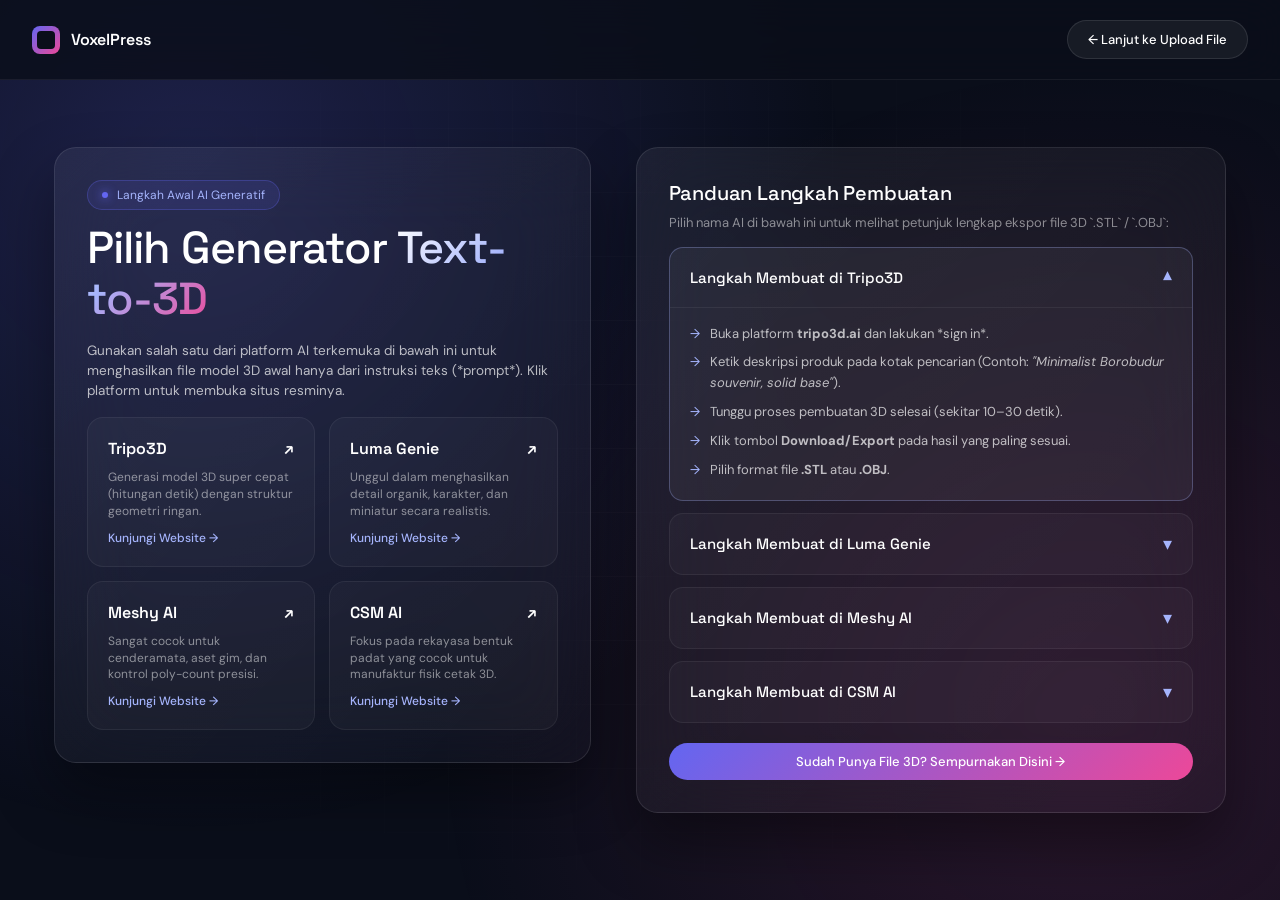
<file: instruksi.html>
<!DOCTYPE html>
<html lang="id">
<head>
<meta charset="UTF-8">
<meta name="viewport" content="width=device-width, initial-scale=1.0">
<title>Panduan Text-to-3D AI - VoxelPress</title>
<link rel="preconnect" href="https://fonts.googleapis.com">
<link rel="preconnect" href="https://fonts.gstatic.com" crossorigin>
<link href="https://fonts.googleapis.com/css2?family=Space+Grotesk:wght@300;400;500;600;700&family=DM+Sans:wght@300;400;500;600;700&family=JetBrains+Mono:wght@400;500;700&display=swap" rel="stylesheet">
<link rel="stylesheet" href="app.css">
<link rel="icon" href="logov.png">
</head>
<body>

  <!-- Persistent Header -->
  <header class="header">
    <a href="index.html" class="brand">
      <span class="logo"></span> VoxelPress
    </a>
    <a href="sempurna.html" class="back-btn">&larr; Lanjut ke Upload File</a>
  </header>

  <!-- Main Section Grid (2 Columns) -->
  <main class="main-wrapper">
    <div class="guide-grid">
      
      <!-- Kolom 1: Pilihan AI Generatif -->
      <div class="glass-card">
        <div class="eyebrow"><span class="dt"></span>Langkah Awal AI Generatif</div>
        <h1 class="h-display">Pilih Generator <span class="grd">Text-to-3D</span></h1>
        <p style="font-family:var(--font-body);font-size:13.5px;color:var(--ink-2);line-height:1.5;">
          Gunakan salah satu dari platform AI terkemuka di bawah ini untuk menghasilkan file model 3D awal hanya dari instruksi teks (*prompt*). Klik platform untuk membuka situs resminya.
        </p>

        <div class="ai-list">
          <!-- Tripo3D -->
          <a href="https://www.tripo3d.ai/" target="_blank" rel="noopener" class="ai-card">
            <div class="ai-name">Tripo3D <span>&nearr;</span></div>
            <div class="ai-desc">Generasi model 3D super cepat (hitungan detik) dengan struktur geometri ringan.</div>
            <div class="ai-link">Kunjungi Website &rarr;</div>
          </a>

          <!-- Luma AI Genie -->
          <a href="https://lumalabs.ai/genie" target="_blank" rel="noopener" class="ai-card">
            <div class="ai-name">Luma Genie <span>&nearr;</span></div>
            <div class="ai-desc">Unggul dalam menghasilkan detail organik, karakter, dan miniatur secara realistis.</div>
            <div class="ai-link">Kunjungi Website &rarr;</div>
          </a>

          <!-- Meshy AI -->
          <a href="https://www.meshy.ai/" target="_blank" rel="noopener" class="ai-card">
            <div class="ai-name">Meshy AI <span>&nearr;</span></div>
            <div class="ai-desc">Sangat cocok untuk cenderamata, aset gim, dan kontrol poly-count presisi.</div>
            <div class="ai-link">Kunjungi Website &rarr;</div>
          </a>

          <!-- CSM AI -->
          <a href="https://3d.csm.ai/" target="_blank" rel="noopener" class="ai-card">
            <div class="ai-name">CSM AI <span>&nearr;</span></div>
            <div class="ai-desc">Fokus pada rekayasa bentuk padat yang cocok untuk manufaktur fisik cetak 3D.</div>
            <div class="ai-link">Kunjungi Website &rarr;</div>
          </a>
        </div>
      </div>

      <!-- Kolom 2: Langkah-langkah Dropdown (Accordion) -->
      <div class="glass-card">
        <h3 style="font-size:20px;font-weight:500;letter-spacing:-.01em;margin-bottom:8px;">
          Panduan Langkah Pembuatan
        </h3>
        <p style="font-family:var(--font-body);font-size:13px;color:var(--ink-3);margin-bottom:16px;">
          Pilih nama AI di bawah ini untuk melihat petunjuk lengkap ekspor file 3D `.STL` / `.OBJ`:
        </p>

        <div class="accordion">
          
          <!-- Dropdown 1: Tripo3D -->
          <div class="acc-item open">
            <div class="acc-header" onclick="toggleAcc(this)">
              <span>Langkah Membuat di Tripo3D</span>
              <span class="acc-icon">&#9662;</span>
            </div>
            <div class="acc-content">
              <ul class="step-list">
                <li>Buka platform <strong>tripo3d.ai</strong> dan lakukan *sign in*.</li>
                <li>Ketik deskripsi produk pada kotak pencarian (Contoh: <em>"Minimalist Borobudur souvenir, solid base"</em>).</li>
                <li>Tunggu proses pembuatan 3D selesai (sekitar 10–30 detik).</li>
                <li>Klik tombol <strong>Download/Export</strong> pada hasil yang paling sesuai.</li>
                <li>Pilih format file <strong>.STL</strong> atau <strong>.OBJ</strong>.</li>
              </ul>
            </div>
          </div>

          <!-- Dropdown 2: Luma Genie -->
          <div class="acc-item">
            <div class="acc-header" onclick="toggleAcc(this)">
              <span>Langkah Membuat di Luma Genie</span>
              <span class="acc-icon">&#9662;</span>
            </div>
            <div class="acc-content">
              <ul class="step-list">
                <li>Buka situs <strong>lumalabs.ai/genie</strong>.</li>
                <li>Masukkan *prompt* bentuk cenderamata yang diinginkan pada kolom input.</li>
                <li>Pilih salah satu dari 4 variasi model 3D yang dihasilkan.</li>
                <li>Klik tombol <strong>Export 3D Model</strong>.</li>
                <li>Unduh berkas dalam format <strong>.OBJ</strong>.</li>
              </ul>
            </div>
          </div>

          <!-- Dropdown 3: Meshy AI -->
          <div class="acc-item">
            <div class="acc-header" onclick="toggleAcc(this)">
              <span>Langkah Membuat di Meshy AI</span>
              <span class="acc-icon">&#9662;</span>
            </div>
            <div class="acc-content">
              <ul class="step-list">
                <li>Akses dashboard di <strong>meshy.ai</strong> dan pilih menu <em>Text to 3D</em>.</li>
                <li>Masukkan *prompt* deskriptif dan pilih gaya visual (*Art Style*).</li>
                <li>Klik tombol <strong>Generate</strong> dan tunggu model 3D terbentuk.</li>
                <li>Pilih menu <strong>Download</strong> di pojok kanan atas.</li>
                <li>Pilih format **.STL** atau **.OBJ** dengan opsi kepadatan *mesh* tinggi.</li>
              </ul>
            </div>
          </div>

          <!-- Dropdown 4: CSM AI -->
          <div class="acc-item">
            <div class="acc-header" onclick="toggleAcc(this)">
              <span>Langkah Membuat di CSM AI</span>
              <span class="acc-icon">&#9662;</span>
            </div>
            <div class="acc-content">
              <ul class="step-list">
                <li>Masuk ke platform <strong>3d.csm.ai</strong>.</li>
                <li>Unggah sketsa gambar atau ketik instruksi teks produk kamu.</li>
                <li>Jalankan proses *Generate Geometry*.</li>
                <li>Setelah hasil 3D siap, klik tombol <strong>Export Asset</strong>.</li>
                <li>Simpan file dalam format **.OBJ** ke komputer milikmu.</li>
              </ul>
            </div>
          </div>

        </div>

        <a href="sempurna.html" class="back-btn" style="display:inline-block;width:100%;text-align:center;margin-top:20px;background:var(--grad-b);border:none;">
          Sudah Punya File 3D? Sempurnakan Disini &rarr;
        </a>
      </div>

    </div>
  </main>

  <script>
    // Fungsi Toggle Accordion Dropdown
    function toggleAcc(element) {
      const parent = element.parentElement;
      const allItems = document.querySelectorAll('.acc-item');

      // Tutup item lain jika ingin satu dropdown terbuka saja
      allItems.forEach(item => {
        if (item !== parent) {
          item.classList.remove('open');
        }
      });

      // Toggle status item yang diklik
      parent.classList.toggle('open');
    }
  </script>
</body>
</html>
</file>
<file: app.css>
/* ==========================================================================
   1. GLOBAL VARIABLES & RESET
   ========================================================================== */
:root {
  --bg: #0a0e1a;
  --bg-2: #0d1220;
  --ink: #ffffff;
  --ink-2: rgba(255, 255, 255, .7);
  --ink-3: rgba(255, 255, 255, .5);
  --ink-4: rgba(255, 255, 255, .3);
  --line: rgba(255, 255, 255, .1);
  --line-2: rgba(255, 255, 255, .06);
  --glass-bg: linear-gradient(135deg, rgba(255, 255, 255, .06), rgba(255, 255, 255, .02));
  --glass-border: rgba(255, 255, 255, .1);
  --glass-blur: blur(40px);
  --indigo: #6366f1;
  --indigo-soft: #a5b4fc;
  --pink: #ec4899;
  --pink-soft: #f9a8d4;
  --cyan: #22d3ee;
  --green: #4ade80;
  --amber: #fbbf24;
  --grad-a: linear-gradient(135deg, #fff 0%, #a5b4fc 50%, #ec4899 100%);
  --grad-b: linear-gradient(135deg, #6366f1, #ec4899);
  --font-sans: 'Space Grotesk', sans-serif;
  --font-body: 'DM Sans', sans-serif;
  --font-mono: 'JetBrains Mono', monospace;
  --r-lg: 22px;
}

* {
  margin: 0;
  padding: 0;
  box-sizing: border-box;
}

html, body {
  min-height: 100vh;
  width: 100%;
  background: var(--bg);
  color: var(--ink);
  font-family: var(--font-sans);
  -webkit-font-smoothing: antialiased;
}

/* Background Ambient */
body::before {
  content: '';
  position: fixed;
  inset: 0;
  background: radial-gradient(circle at 15% 20%, rgba(99, 102, 241, .22) 0%, transparent 50%),
              radial-gradient(circle at 85% 80%, rgba(236, 72, 153, .15) 0%, transparent 50%);
  z-index: 0;
  pointer-events: none;
}

body::after {
  content: '';
  position: fixed;
  inset: 0;
  background-image: linear-gradient(rgba(255, 255, 255, .025) 1px, transparent 1px),
                   linear-gradient(90deg, rgba(255, 255, 255, .025) 1px, transparent 1px);
  background-size: 64px 64px;
  mask-image: radial-gradient(ellipse at center, black 25%, transparent 80%);
  z-index: 0;
  pointer-events: none;
}

/* ==========================================================================
   2. HEADER & NAVIGATION
   ========================================================================== */
.header {
  position: fixed;
  top: 0; left: 0; right: 0;
  height: 80px;
  display: flex;
  align-items: center;
  justify-content: space-between;
  padding: 0 32px;
  z-index: 100;
  background: rgba(10, 14, 26, 0.8);
  backdrop-filter: blur(20px);
  border-bottom: 1px solid var(--line-2);
}

.brand {
  display: flex;
  align-items: center;
  gap: 11px;
  font-weight: 600;
  font-size: 16px;
  text-decoration: none;
  color: #fff;
}

.brand .logo {
  width: 28px;
  height: 28px;
  border-radius: 8px;
  background: var(--grad-b);
  position: relative;
  flex-shrink: 0;
}

.brand .logo::after {
  content: '';
  position: absolute;
  inset: 5px;
  background: var(--bg);
  border-radius: 4px;
}

.back-btn {
  background: rgba(255, 255, 255, .06);
  color: var(--ink);
  padding: 10px 20px;
  border-radius: 100px;
  font-family: var(--font-body);
  font-size: 13px;
  font-weight: 500;
  text-decoration: none;
  border: 1px solid var(--glass-border);
  transition: all .3s;
}

.back-btn:hover {
  background: rgba(255, 255, 255, .12);
}

/* ==========================================================================
   3. LAYOUT & CARDS
   ========================================================================== */
.main-wrapper {
  min-height: 100vh;
  padding: 110px 6vmin 50px;
  display: flex;
  flex-direction: column;
  justify-content: center;
  align-items: center;
  position: relative;
  z-index: 1;
}

.glass-card {
  background: var(--glass-bg);
  backdrop-filter: var(--glass-blur);
  -webkit-backdrop-filter: var(--glass-blur);
  border: 1px solid var(--glass-border);
  border-radius: var(--r-lg);
  padding: 32px;
  box-shadow: 0 30px 60px rgba(0, 0, 0, .4);
  width: 100%;
}

.eyebrow {
  display: inline-flex;
  align-items: center;
  gap: 9px;
  background: rgba(99, 102, 241, .12);
  border: 1px solid rgba(99, 102, 241, .3);
  padding: 6px 14px;
  border-radius: 100px;
  font-family: var(--font-body);
  font-size: 12px;
  color: var(--indigo-soft);
  width: fit-content;
  margin-bottom: 12px;
}

.eyebrow .dt {
  width: 6px;
  height: 6px;
  border-radius: 50%;
  background: var(--indigo);
  box-shadow: 0 0 10px var(--indigo);
}

.h-display {
  font-size: clamp(28px, 3.5vw, 48px);
  font-weight: 500;
  line-height: 1.15;
  letter-spacing: -.02em;
  margin-bottom: 16px;
}

.h-display .grd {
  background: var(--grad-a);
  -webkit-background-clip: text;
  background-clip: text;
  color: transparent;
}

/* Buttons */
.btn-primary {
  background: var(--grad-b);
  color: #fff;
  padding: 14px 28px;
  border-radius: 100px;
  font-family: var(--font-body);
  font-size: 14px;
  font-weight: 600;
  display: inline-flex;
  align-items: center;
  justify-content: center;
  gap: 10px;
  cursor: pointer;
  border: none;
  width: 100%;
  text-decoration: none;
  transition: all .3s;
}

.btn-primary:hover {
  transform: translateY(-2px);
  box-shadow: 0 10px 30px rgba(99, 102, 241, .4);
}

/* ==========================================================================
   4. MODUL: GUIDE (guide.html)
   ========================================================================== */
.guide-grid {
  display: grid;
  grid-template-columns: 1fr 1.1fr;
  gap: 5vmin;
  max-width: 1200px;
  width: 100%;
  align-items: start;
}

.ai-list {
  display: grid;
  grid-template-columns: 1fr 1fr;
  gap: 14px;
  margin-top: 16px;
}

.ai-card {
  background: rgba(255, 255, 255, .03);
  border: 1px solid var(--line-2);
  border-radius: 16px;
  padding: 20px;
  display: flex;
  flex-direction: column;
  gap: 10px;
  text-decoration: none;
  color: var(--ink);
  transition: all .3s;
}

.ai-card:hover {
  background: rgba(255, 255, 255, .06);
  border-color: var(--indigo-soft);
  transform: translateY(-3px);
  box-shadow: 0 10px 25px rgba(99, 102, 241, .15);
}

.ai-card .ai-name {
  font-size: 16px;
  font-weight: 600;
  display: flex;
  align-items: center;
  justify-content: space-between;
}

.ai-card .ai-desc {
  font-family: var(--font-body);
  font-size: 12px;
  color: var(--ink-3);
  line-height: 1.4;
}

.ai-card .ai-link {
  font-family: var(--font-body);
  font-size: 12px;
  color: var(--indigo-soft);
  font-weight: 500;
  margin-top: auto;
}

/* Accordion */
.accordion {
  display: flex;
  flex-direction: column;
  gap: 12px;
  margin-top: 16px;
}

.acc-item {
  background: rgba(255, 255, 255, .03);
  border: 1px solid var(--line-2);
  border-radius: 14px;
  overflow: hidden;
  transition: all .3s;
}

.acc-header {
  padding: 18px 20px;
  display: flex;
  align-items: center;
  justify-content: space-between;
  cursor: pointer;
  user-select: none;
  font-weight: 500;
  font-size: 15px;
}

.acc-header .acc-icon {
  font-size: 18px;
  color: var(--indigo-soft);
  transition: transform .3s;
}

.acc-content {
  max-height: 0;
  overflow: hidden;
  transition: max-height .4s cubic-bezier(0, 1, 0, 1);
  padding: 0 20px;
  font-family: var(--font-body);
  font-size: 13px;
  color: var(--ink-2);
  line-height: 1.6;
  border-top: 1px solid transparent;
}

.acc-item.open {
  border-color: rgba(165, 180, 252, .3);
  background: rgba(255, 255, 255, .05);
}

.acc-item.open .acc-header .acc-icon {
  transform: rotate(180deg);
}

.acc-item.open .acc-content {
  max-height: 500px;
  padding: 16px 20px 20px;
  border-top-color: var(--line-2);
}

.step-list {
  list-style: none;
  display: flex;
  flex-direction: column;
  gap: 8px;
}

.step-list li {
  padding-left: 20px;
  position: relative;
}

.step-list li::before {
  content: '→';
  position: absolute;
  left: 0;
  color: var(--indigo-soft);
}

/* ==========================================================================
   5. MODUL: UPLOAD / SEMPURNA (sempurna.html)
   ========================================================================== */
.upload-grid {
  display: grid;
  grid-template-columns: 1.1fr 1fr;
  gap: 6vmin;
  max-width: 1100px;
  width: 100%;
  align-items: center;
}

.col-left {
  display: flex;
  flex-direction: column;
  gap: 24px;
}

.feature-list {
  display: flex;
  flex-direction: column;
  gap: 12px;
  margin-top: 8px;
}

.feature-item {
  display: flex;
  align-items: center;
  gap: 12px;
  font-family: var(--font-body);
  font-size: 13.5px;
  color: var(--ink-2);
}

.feature-item .f-ic {
  width: 24px;
  height: 24px;
  border-radius: 50%;
  background: rgba(74, 222, 128, .15);
  color: var(--green);
  display: grid;
  place-items: center;
  font-size: 12px;
  flex-shrink: 0;
}

.upload-box {
  width: 100%;
  border: 2px dashed rgba(165, 180, 252, .3);
  border-radius: 16px;
  padding: 40px 20px;
  display: flex;
  flex-direction: column;
  align-items: center;
  gap: 16px;
  background: rgba(255, 255, 255, .01);
  cursor: pointer;
  transition: all .3s;
}

.upload-box:hover {
  border-color: var(--indigo-soft);
  background: rgba(99, 102, 241, .05);
  transform: translateY(-2px);
}

.upload-icon {
  width: 56px;
  height: 56px;
  border-radius: 16px;
  background: rgba(99, 102, 241, .18);
  color: var(--indigo-soft);
  display: grid;
  place-items: center;
  font-size: 24px;
}

.btn-upload {
  background: #fff;
  color: var(--bg);
  padding: 14px 28px;
  border-radius: 100px;
  font-family: var(--font-body);
  font-size: 14px;
  font-weight: 600;
  display: inline-flex;
  align-items: center;
  gap: 10px;
  cursor: pointer;
  border: none;
  transition: all .3s;
  margin-top: 8px;
}

.btn-upload:hover {
  background: linear-gradient(135deg, var(--indigo-soft), #fff);
  box-shadow: 0 10px 30px rgba(165, 180, 252, .25);
  transform: translateY(-2px);
}

/* ==========================================================================
   6. MODUL: SIMULASI (simulasi.html)
   ========================================================================== */
.model-status-banner {
  max-width: 1200px;
  width: 100%;
  padding: 16px 24px;
  border-radius: 16px;
  background: rgba(255, 255, 255, .03);
  border: 1px solid var(--glass-border);
  display: flex;
  align-items: center;
  justify-content: space-between;
  backdrop-filter: blur(20px);
  margin-bottom: 20px;
}

.model-info-left {
  display: flex;
  align-items: center;
  gap: 12px;
}

.model-icon {
  width: 36px;
  height: 36px;
  border-radius: 10px;
  background: rgba(99, 102, 241, .2);
  color: var(--indigo-soft);
  display: grid;
  place-items: center;
  font-size: 18px;
}

.sim-grid {
  display: grid;
  grid-template-columns: 1fr 1.1fr;
  gap: 4vmin;
  max-width: 1200px;
  width: 100%;
  align-items: start;
}

.param-group {
  display: flex;
  flex-direction: column;
  gap: 6px;
  margin-bottom: 12px;
}

.param-label {
  display: flex;
  justify-content: space-between;
  align-items: center;
  font-family: var(--font-body);
  font-size: 13px;
  color: var(--ink-2);
}

.param-label span.val {
  font-family: var(--font-mono);
  color: var(--indigo-soft);
  font-weight: 600;
}

.param-slider {
  -webkit-appearance: none;
  width: 100%;
  height: 6px;
  border-radius: 3px;
  background: rgba(255, 255, 255, .1);
  outline: none;
}

.param-slider::-webkit-slider-thumb {
  -webkit-appearance: none;
  appearance: none;
  width: 18px;
  height: 18px;
  border-radius: 50%;
  background: var(--indigo-soft);
  cursor: pointer;
  box-shadow: 0 0 10px var(--indigo);
}

.select-material {
  width: 100%;
  padding: 12px 16px;
  border-radius: 12px;
  background: rgba(10, 14, 26, .8);
  border: 1px solid var(--glass-border);
  color: var(--ink);
  font-family: var(--font-body);
  font-size: 14px;
  outline: none;
}

.chart-wrapper {
  width: 100%;
  aspect-ratio: 1/1;
  max-height: 280px;
  position: relative;
}

.product-box-container {
  width: 100%;
  height: 280px;
  border-radius: 16px;
  border: 2px solid var(--glass-border);
  position: relative;
  overflow: hidden;
  transition: background 0.5s ease, border-color 0.5s ease;
  background: rgba(10, 14, 26, 0.9);
  display: flex;
  align-items: center;
  justify-content: center;
  cursor: grab;
  margin-top: 16px;
}

.product-box-container:active {
  cursor: grabbing;
}

#productCanvas {
  width: 100%;
  height: 100%;
  display: block;
}

.box-tag {
  position: absolute;
  top: 10px;
  left: 12px;
  font-family: var(--font-mono);
  font-size: 10px;
  letter-spacing: 0.1em;
  text-transform: uppercase;
  color: var(--ink-3);
  background: rgba(10, 14, 26, 0.6);
  padding: 4px 10px;
  border-radius: 100px;
  border: 1px solid var(--line-2);
  pointer-events: none;
  z-index: 10;
}

.hint-tag {
  position: absolute;
  bottom: 10px;
  right: 12px;
  font-family: var(--font-mono);
  font-size: 10px;
  color: var(--cyan);
  background: rgba(10, 14, 26, 0.6);
  padding: 4px 10px;
  border-radius: 100px;
  border: 1px solid rgba(34, 211, 238, .3);
  pointer-events: none;
  z-index: 10;
}

/* Modals & Overlays */
.warning-overlay {
  position: fixed;
  inset: 0;
  background: rgba(10, 14, 26, 0.85);
  backdrop-filter: blur(15px);
  z-index: 200;
  display: flex;
  align-items: center;
  justify-content: center;
  padding: 20px;
}

.warning-card {
  max-width: 480px;
  width: 100%;
  background: var(--bg-2);
  border: 1px solid var(--pink);
  border-radius: 24px;
  padding: 36px 28px;
  text-align: center;
  display: flex;
  flex-direction: column;
  align-items: center;
  gap: 16px;
  box-shadow: 0 20px 50px rgba(236, 72, 153, .2);
}

/* ==========================================================================
   7. MODUL: PEMESANAN & DASHBOARD OPERATOR
   ========================================================================== */
.form-group {
  margin-bottom: 18px;
  display: flex;
  flex-direction: column;
  gap: 6px;
}

.form-group label {
  font-family: var(--font-body);
  font-size: 13px;
  color: var(--ink-2);
}

.form-control {
  width: 100%;
  padding: 12px 16px;
  border-radius: 12px;
  background: rgba(10, 14, 26, .8);
  border: 1px solid var(--glass-border);
  color: var(--ink);
  font-family: var(--font-body);
  font-size: 14px;
  outline: none;
}

.form-control:focus {
  border-color: var(--indigo-soft);
}

.order-summary {
  background: rgba(255, 255, 255, .03);
  border: 1px solid var(--line-2);
  border-radius: 14px;
  padding: 16px;
  margin: 20px 0;
}

.order-row {
  display: flex;
  justify-content: space-between;
  font-family: var(--font-mono);
  font-size: 13px;
  margin-bottom: 8px;
}

.status-badge {
  font-family: var(--font-mono);
  font-size: 11px;
  padding: 4px 10px;
  border-radius: 100px;
  display: inline-block;
}

.status-pending {
  background: rgba(251, 191, 36, .15);
  color: var(--amber);
  border: 1px solid rgba(251, 191, 36, .3);
}

.status-printing {
  background: rgba(34, 211, 238, .15);
  color: var(--cyan);
  border: 1px solid rgba(34, 211, 238, .3);
}

.status-completed {
  background: rgba(74, 222, 128, .15);
  color: var(--green);
  border: 1px solid rgba(74, 222, 128, .3);
}

.order-table {
  width: 100%;
  border-collapse: collapse;
  margin-top: 20px;
  font-family: var(--font-body);
  font-size: 14px;
}

.order-table th, .order-table td {
  padding: 14px 16px;
  text-align: left;
  border-bottom: 1px solid var(--line-2);
}

.order-table th {
  color: var(--ink-3);
  font-family: var(--font-mono);
  font-size: 11px;
  text-transform: uppercase;
  letter-spacing: 1px;
}

.action-btn {
  padding: 6px 12px;
  border-radius: 8px;
  background: rgba(255, 255, 255, .08);
  color: #fff;
  border: 1px solid var(--glass-border);
  cursor: pointer;
  font-size: 12px;
  transition: all .2s;
}

.action-btn:hover {
  background: rgba(255, 255, 255, .18);
}

.status-banner {
  padding: 16px;
  border-radius: 14px;
  display: flex;
  align-items: center;
  gap: 14px;
  margin-bottom: 24px;
  border: 1px solid var(--glass-border);
}

/* ==========================================================================
   8. ANIMATIONS & RESPONSIVE DESIGN
   ========================================================================== */
@keyframes spin {
  100% { transform: rotate(360deg); }
}

@media (max-width: 900px) {
  .guide-grid, .upload-grid, .sim-grid {
    grid-template-columns: 1fr;
    gap: 32px;
  }
  .ai-list {
    grid-template-columns: 1fr;
  }
  .main-wrapper {
    padding: 100px 18px 40px;
  }
  .model-status-banner {
    flex-direction: column;
    gap: 12px;
    align-items: flex-start;
  }
}
</file>
